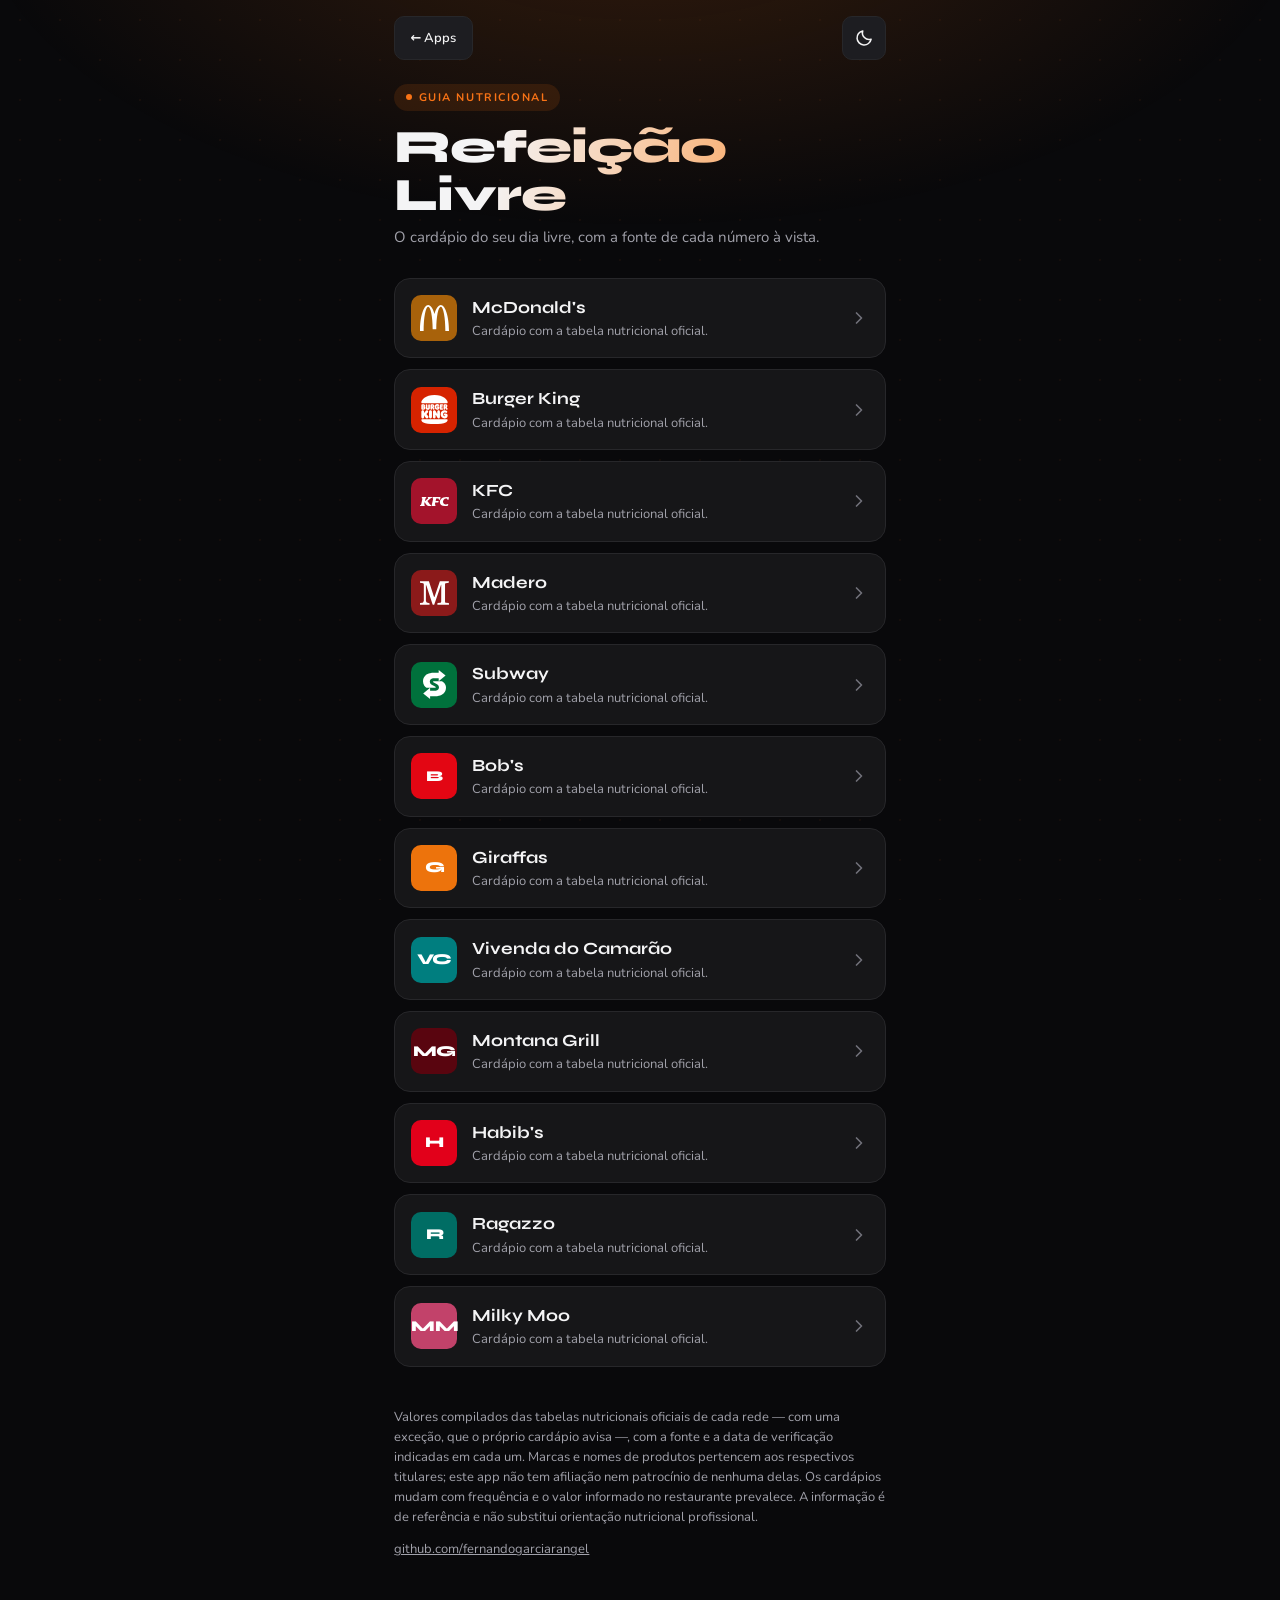
<file: index.html>
<!DOCTYPE html>
<html lang="pt-BR" data-theme="dark">
<head>
<meta charset="UTF-8">
<meta name="viewport" content="width=device-width, initial-scale=1.0">
<meta name="author" content="Fernando Garcia Rangel">
<meta name="description" content="Cardápio das maiores redes de fast food com a tabela nutricional de cada uma, quase sempre a oficial. Monte a refeição e veja o total de calorias.">
<meta name="theme-color" content="#09090b">
<meta property="og:title" content="Refeição Livre">
<meta property="og:description" content="O cardápio do seu dia livre, com a fonte de cada número à vista.">
<meta property="og:type" content="website">
<meta property="og:url" content="https://refeicao-livre.vercel.app/">
<meta name="twitter:card" content="summary">
<title>Refeição Livre</title>
<link rel="icon" href="data:image/svg+xml,<svg xmlns='http://www.w3.org/2000/svg' viewBox='0 0 32 32'><rect width='32' height='32' rx='8' fill='%23f97316'/><path d='M8 9h16M8 9c0 6 3 8 8 8s8-2 8-8M16 17v6M11 23h10' fill='none' stroke='white' stroke-width='2.2' stroke-linecap='round' stroke-linejoin='round'/></svg>">
<!-- Antes do CSS: evita o flash de tema errado ao recarregar. -->
<script>
  (function () {
    try {
      var t = localStorage.getItem('refeicaolivre_theme');
      if (t === 'light' || t === 'dark') {
        document.documentElement.dataset.theme = t;
        var m = document.querySelector('meta[name="theme-color"]');
        if (m) m.content = t === 'light' ? '#fafafa' : '#09090b';
      }
    } catch (e) { /* localStorage indisponível — segue no tema escuro */ }
  })();
</script>
<link rel="preconnect" href="https://fonts.googleapis.com">
<link rel="preconnect" href="https://fonts.gstatic.com" crossorigin>
<link href="https://fonts.googleapis.com/css2?family=Nunito:wght@400;600;700&family=Syne:wght@600;700;800&display=swap" rel="stylesheet">
<link rel="stylesheet" href="tokens.css">
<link rel="stylesheet" href="styles.css">
</head>
<body>
<div class="bg-glow" aria-hidden="true"></div>

<div class="wrap">
  <div class="page-bar">
    <a href="https://apps-hub-beta.vercel.app" class="btn-back" aria-label="Voltar para o portal de apps">← Apps</a>
    <button type="button" class="theme-toggle" id="btnTheme" aria-pressed="false" title="Alternar tema claro ou escuro">
      <svg class="icon-sun" viewBox="0 0 24 24" fill="none" aria-hidden="true">
        <path d="M20.5 13.5A8 8 0 0 1 10.5 3.5a8.5 8.5 0 1 0 10 10Z" stroke="currentColor" stroke-width="1.8" stroke-linejoin="round"/>
      </svg>
      <svg class="icon-moon" viewBox="0 0 24 24" fill="none" aria-hidden="true">
        <circle cx="12" cy="12" r="4.2" stroke="currentColor" stroke-width="1.8"/>
        <path d="M12 3v2.2M12 18.8V21M4.2 12H2M22 12h-2.2M6.3 6.3 4.8 4.8M19.2 19.2l-1.5-1.5M17.7 6.3l1.5-1.5M4.8 19.2l1.5-1.5" stroke="currentColor" stroke-width="1.8" stroke-linecap="round"/>
      </svg>
    </button>
  </div>

  <header class="intro">
    <p class="eyebrow">Guia nutricional</p>
    <h1>Refeição Livre</h1>
    <p class="lede">O cardápio do seu dia livre, com a fonte de cada número à vista.</p>
  </header>

  <!-- Tela 1 — redes -->
  <main id="telaRedes" class="tela">
    <nav class="menu" id="listaRedes" aria-label="Restaurantes disponíveis"></nav>
    <p class="vazio" id="redesVazio" hidden></p>
  </main>

  <!-- Tela 2 — cardápio de uma rede -->
  <main id="telaCardapio" class="tela" hidden>
    <div class="rede-topo">
      <button type="button" class="btn-voltar" id="btnVoltar">← Restaurantes</button>
      <div class="rede-id">
        <span class="rede-badge" id="redeBadge" aria-hidden="true"></span>
        <div>
          <h2 id="redeNome"></h2>
          <p class="rede-meta" id="redeMeta"></p>
        </div>
      </div>
    </div>

    <div class="busca-linha">
      <div class="input-row">
        <svg class="busca-icone" viewBox="0 0 24 24" fill="none" aria-hidden="true">
          <circle cx="11" cy="11" r="6.5" stroke="currentColor" stroke-width="1.8"/>
          <path d="M16 16l4.5 4.5" stroke="currentColor" stroke-width="1.8" stroke-linecap="round"/>
        </svg>
        <input type="search" id="busca" placeholder="Buscar no cardápio" aria-label="Buscar item no cardápio" autocomplete="off">
      </div>
      <button type="button" class="btn-ordem" id="btnOrdem" aria-label="Alternar ordenação">A–Z</button>
    </div>

    <nav class="chips" id="chips" aria-label="Tipos de alimento"></nav>

    <div id="cardapio"></div>
    <p class="vazio" id="cardapioVazio" hidden>Nenhum item encontrado.</p>

    <footer class="fonte" id="fonte"></footer>
  </main>

  <p class="aviso-file" id="avisoFile" hidden>
    Este app lê os cardápios de arquivos JSON e por isso precisa de um servidor —
    abrir o <code>index.html</code> direto do disco não funciona.
    Rode <code>npx serve . -l 8082</code> na pasta do projeto e acesse
    <code>http://localhost:8082</code>.
  </p>

  <footer class="rodape">
    <p>
      Valores compilados das tabelas nutricionais oficiais de cada rede — com uma exceção, que o
      próprio cardápio avisa —, com a fonte e a data de verificação indicadas em cada um. Marcas e nomes de produtos pertencem aos
      respectivos titulares; este app não tem afiliação nem patrocínio de nenhuma delas.
      Os cardápios mudam com frequência e o valor informado no restaurante prevalece.
      A informação é de referência e não substitui orientação nutricional profissional.
    </p>
    <p class="rodape-autor"><a href="https://github.com/fernandogarciarangel" target="_blank" rel="noopener noreferrer">github.com/fernandogarciarangel</a></p>
  </footer>
</div>

<!-- Barra da refeição montada -->
<div class="prato-barra" id="pratoBarra" hidden>
  <button type="button" class="prato-resumo" id="btnPrato" aria-expanded="false" aria-controls="pratoPainel">
    <span class="prato-contagem" id="pratoContagem">0 itens</span>
    <span class="prato-kcal" id="pratoKcal">0 kcal</span>
    <svg viewBox="0 0 24 24" fill="none" aria-hidden="true"><path d="M6 15l6-6 6 6" stroke="currentColor" stroke-width="2" stroke-linecap="round" stroke-linejoin="round"/></svg>
  </button>
</div>

<div class="prato-scrim" id="pratoScrim" hidden></div>
<section class="prato-painel" id="pratoPainel" role="dialog" aria-modal="true" aria-labelledby="pratoTitulo" hidden>
  <div class="prato-cabecalho">
    <h2 id="pratoTitulo">Sua refeição livre</h2>
    <button type="button" class="btn-fechar" id="btnFecharPrato" aria-label="Fechar">×</button>
  </div>
  <ul class="prato-lista" id="pratoLista"></ul>
  <div class="prato-totais" id="pratoTotais"></div>
  <div class="gasto">
    <label for="gastoDiario">Seu gasto diário</label>
    <div class="gasto-linha">
      <div class="input-row">
        <input type="number" id="gastoDiario" inputmode="numeric" min="500" max="8000" step="10" placeholder="2000">
        <span class="unit">kcal</span>
      </div>
      <a class="btn-link" href="https://calculadora-tmb-five.vercel.app/" target="_blank" rel="noopener noreferrer">calcular na TMB</a>
    </div>
    <p class="gasto-resultado" id="gastoResultado"></p>
  </div>
  <button type="button" class="btn-secondary btn-limpar" id="btnLimpar">Limpar refeição</button>
</section>

<script src="app.js"></script>
<script>
  // Em dev, o btn-back aponta para o hub local em vez de producao.
  (function () {
    var h = location.hostname;
    if (h !== 'localhost' && h !== '127.0.0.1') return;
    var el = document.querySelectorAll('.btn-back');
    for (var i = 0; i < el.length; i++) el[i].href = 'http://localhost:8080/';
  })();
</script>
</body>
</html>
</file>
<file: tokens.css>
/* Sistema de design "Preto & Laranja" — tokens compartilhados.
   Fonte da verdade: DESIGN-SYSTEM.md, no repo Apps-Hub.
   Os três apps (Apps-Hub, Calculadora TMB, WeightChartS) carregam uma cópia
   idêntica deste arquivo. Ao mudar um valor, mude nos três. */

:root {
  /* superfícies */
  --bg: #09090b;
  --surface: #161618;
  --surface-2: #1d1d21;
  --border: #27272a;
  --border-hover: rgba(249, 115, 22, 0.45);

  /* texto */
  --text: #f4f4f5;
  --text-dim: #a1a1aa;
  --text-faint: #71717a;

  /* acento — --accent é preenchimento, --accent-text é texto (ver §2 da spec) */
  --accent: #f97316;
  --accent-soft: #fb923c;
  --accent-dim: #c2410c;
  --accent-text: #f97316;
  --on-accent: #09090b;
  --accent-tint: rgba(249, 115, 22, 0.12);
  --accent-glow: rgba(249, 115, 22, 0.18);

  /* forma */
  --radius: 1rem;
  --radius-sm: 0.625rem;
  --radius-xs: 0.5rem;

  /* tipografia */
  --font-display: 'Syne', system-ui, sans-serif;
  --font-body: 'Nunito', system-ui, sans-serif;
  --step--1: 0.8125rem;
  --step-0: 0.9375rem;
  --step-1: 1.0625rem;
  --step-2: 1.375rem;
  --step-3: 1.875rem;
  /* mínimo 1.95rem: 2.25rem não cabia numa coluna de 33rem a 375px de viewport */
  --step-4: clamp(1.95rem, 7vw, 2.9rem);
}

:root[data-theme="light"] {
  --bg: #fafafa;
  --surface: rgba(255, 255, 255, 0.75);
  --surface-2: #f4f4f5;
  --border: #e4e4e7;

  --text: #18181b;
  --text-dim: #52525b;
  --text-faint: #71717a;

  /* #f97316 sobre #fafafa dá 2,7:1 e reprova AA — orange-700 dá 5,0:1 */
  --accent-text: #c2410c;
  --accent-tint: rgba(249, 115, 22, 0.06);
  --accent-glow: rgba(249, 115, 22, 0.10);
}
</file>
<file: styles.css>
/* Refeição Livre — camada de componentes.
   Os tokens vêm de tokens.css (sistema "Preto & Laranja", spec em Apps-Hub).
   Nenhum hex de cor solto aqui fora dos tokens locais abaixo. */

:root {
  --card-bg: var(--surface);
  --h1-gradient: linear-gradient(100deg, var(--text) 20%, var(--accent-soft) 92%);
  --dot-grid: rgba(249, 115, 22, 0.05);
  --barra-bg: rgba(22, 22, 24, 0.92);
  --scrim: rgba(9, 9, 11, 0.6);
  --alerta: #fbbf24;
}

:root[data-theme="light"] {
  --card-bg: #ffffff;
  --dot-grid: rgba(249, 115, 22, 0.04);
  --barra-bg: rgba(255, 255, 255, 0.94);
  --scrim: rgba(9, 9, 11, 0.35);
  --alerta: #b45309;
}

* { box-sizing: border-box; }

body {
  margin: 0;
  background: var(--bg);
  color: var(--text);
  font-family: var(--font-body);
  font-size: var(--step-0);
  line-height: 1.55;
  -webkit-font-smoothing: antialiased;
  transition: background-color 0.2s, color 0.2s;
}

.bg-glow {
  position: fixed;
  inset: 0;
  pointer-events: none;
  z-index: 0;
  background:
    radial-gradient(60rem 30rem at 50% -12%, var(--accent-glow), transparent 70%),
    radial-gradient(1px 1px at 20px 20px, var(--dot-grid) 1px, transparent 0) 0 0 / 40px 40px;
}

.wrap {
  position: relative;
  z-index: 1;
  max-width: 33rem;
  margin: 0 auto;
  padding: 1rem 1.15rem 8rem;
}

/* ---------- barra superior ---------- */

.page-bar {
  display: flex;
  align-items: center;
  justify-content: space-between;
  gap: 0.75rem;
  margin-bottom: 1.5rem;
}

.btn-back,
.theme-toggle,
.btn-voltar {
  display: inline-flex;
  align-items: center;
  justify-content: center;
  min-height: 44px;
  border-radius: var(--radius-sm);
  background: var(--surface-2);
  border: 1px solid var(--border);
  color: var(--text);
  font-family: var(--font-body);
  font-size: var(--step--1);
  font-weight: 600;
  text-decoration: none;
  cursor: pointer;
  transition: border-color 0.15s, background-color 0.15s, color 0.15s;
}

.btn-back,
.btn-voltar { padding: 0 0.95rem; }
.theme-toggle { width: 44px; padding: 0; }

.btn-back:hover,
.theme-toggle:hover,
.btn-voltar:hover {
  border-color: var(--border-hover);
  color: var(--accent-text);
}

.theme-toggle svg { width: 20px; height: 20px; }
.theme-toggle .icon-moon { display: none; }
:root[data-theme="light"] .theme-toggle .icon-sun { display: none; }
:root[data-theme="light"] .theme-toggle .icon-moon { display: block; }

/* ---------- cabeçalho ---------- */

.intro { margin-bottom: 1.75rem; }

.eyebrow {
  display: inline-flex;
  align-items: center;
  gap: 0.45rem;
  margin: 0 0 0.75rem;
  padding: 0.3rem 0.7rem;
  border-radius: 999px;
  background: var(--accent-tint);
  color: var(--accent-text);
  font-size: 11px;
  font-weight: 700;
  letter-spacing: 0.14em;
  text-transform: uppercase;
}

.eyebrow::before {
  content: "";
  width: 6px;
  height: 6px;
  border-radius: 50%;
  background: var(--accent);
}

.intro h1 {
  margin: 0 0 0.4rem;
  font-family: var(--font-display);
  font-size: var(--step-4);
  font-weight: 800;
  line-height: 1.05;
  letter-spacing: -0.02em;
  /* Pitfall herdado do hub: com background-clip:text, o que transbordar fica
     invisível. "Refeição Livre" precisa de ~8,5x o font-size — se mexer no
     título ou em --step-4, meça de novo. */
  background: var(--h1-gradient);
  -webkit-background-clip: text;
  background-clip: text;
  color: transparent;
}

.lede { margin: 0; color: var(--text-dim); }

/* ---------- tela 1: redes ---------- */

.menu { display: grid; gap: 0.7rem; }

.entry {
  display: flex;
  align-items: center;
  gap: 0.9rem;
  padding: 1rem;
  border-radius: var(--radius);
  background: var(--card-bg);
  border: 1px solid var(--border);
  color: inherit;
  text-align: left;
  font: inherit;
  /* o card é um <a>: sem isto o nome da rede e a descrição saem sublinhados */
  text-decoration: none;
  cursor: pointer;
  transition: border-color 0.15s, transform 0.15s;
}

.entry:hover { border-color: var(--border-hover); transform: translateY(-1px); }

.rede-badge {
  flex: 0 0 auto;
  display: grid;
  place-items: center;
  width: 46px;
  height: 46px;
  border-radius: var(--radius-sm);
  font-family: var(--font-display);
  font-size: var(--step-0);
  font-weight: 800;
  letter-spacing: -0.02em;
  color: #ffffff;
  /* a cor vem do dado (data/index.json), não do CSS */
}

/* A logo também vem do dado. As artes são monocromáticas em branco, para
   assentar sobre a cor da marca do mesmo jeito que a inicial assentava. */
.rede-logo {
  display: block;
  width: 64%;
  height: 64%;
  object-fit: contain;
}

.entry-body { flex: 1 1 auto; min-width: 0; }
.entry-title { display: block; font-family: var(--font-display); font-weight: 700; font-size: var(--step-1); }
.entry-desc { display: block; color: var(--text-dim); font-size: var(--step--1); }
.entry-arrow { flex: 0 0 auto; color: var(--text-faint); }
.entry-arrow svg { width: 20px; height: 20px; display: block; }
.entry:hover .entry-arrow { color: var(--accent-text); }

/* ---------- tela 2: cardápio ---------- */

.rede-topo { margin-bottom: 1.1rem; }
.btn-voltar { margin-bottom: 1rem; }

.rede-id { display: flex; align-items: center; gap: 0.8rem; }
.rede-id h2 { margin: 0; font-family: var(--font-display); font-size: var(--step-2); font-weight: 700; }
.rede-meta { margin: 0; color: var(--text-dim); font-size: var(--step--1); }

.busca-linha { display: flex; gap: 0.55rem; margin-bottom: 0.85rem; }

.input-row {
  display: flex;
  align-items: center;
  gap: 0.5rem;
  flex: 1 1 auto;
  min-height: 46px;
  padding: 0 0.75rem;
  border-radius: var(--radius-sm);
  background: var(--surface-2);
  border: 1px solid var(--border);
  transition: border-color 0.15s, box-shadow 0.15s;
}

.input-row:focus-within {
  border-color: var(--accent);
  box-shadow: 0 0 0 3px var(--accent-glow);
}

.input-row input {
  flex: 1 1 auto;
  min-width: 0;
  background: none;
  border: 0;
  outline: none;
  color: var(--text);
  font-family: var(--font-body);
  font-size: var(--step-0);
}

.input-row input::placeholder { color: var(--text-faint); }
.busca-icone { width: 18px; height: 18px; color: var(--text-faint); flex: 0 0 auto; }

.unit {
  padding-left: 0.6rem;
  border-left: 1px solid var(--border);
  color: var(--text-dim);
  font-size: 13px;
  font-weight: 700;
}

.btn-ordem {
  flex: 0 0 auto;
  min-width: 62px;
  min-height: 46px;
  padding: 0 0.7rem;
  border-radius: var(--radius-sm);
  background: var(--surface-2);
  border: 1px solid var(--border);
  color: var(--text);
  font-family: var(--font-body);
  font-size: var(--step--1);
  font-weight: 700;
  cursor: pointer;
}

.btn-ordem:hover { border-color: var(--border-hover); color: var(--accent-text); }

.chips {
  display: flex;
  gap: 0.4rem;
  overflow-x: auto;
  padding-bottom: 0.5rem;
  margin-bottom: 1rem;
  scrollbar-width: none;
}

.chips::-webkit-scrollbar { display: none; }

.chip {
  flex: 0 0 auto;
  min-height: 38px;
  padding: 0 0.85rem;
  border-radius: 999px;
  background: var(--surface-2);
  border: 1px solid var(--border);
  color: var(--text-dim);
  font-family: var(--font-body);
  font-size: var(--step--1);
  font-weight: 600;
  cursor: pointer;
  white-space: nowrap;
}

.chip:hover { border-color: var(--border-hover); color: var(--accent-text); }

.chip[aria-pressed="true"] {
  background: var(--accent);
  border-color: var(--accent);
  color: var(--on-accent);   /* texto sobre laranja é quase-preto, nunca branco */
  font-weight: 700;
}

/* ---------- lista de itens ---------- */

.grupo { margin-bottom: 1.5rem; }

.grupo-titulo {
  margin: 0 0 0.55rem;
  font-family: var(--font-display);
  font-size: var(--step--1);
  font-weight: 700;
  letter-spacing: 0.1em;
  text-transform: uppercase;
  color: var(--text-dim);
}

.lista {
  list-style: none;
  margin: 0;
  padding: 0;
  border-radius: var(--radius-sm);
  border: 1px solid var(--border);
  background: var(--card-bg);
  overflow: hidden;
}

.lista > li + li { border-top: 1px solid var(--border); }

.item-topo {
  display: flex;
  align-items: center;
  gap: 0.7rem;
  width: 100%;
  padding: 0.8rem 0.9rem;
  background: none;
  border: 0;
  color: inherit;
  font: inherit;
  text-align: left;
  cursor: pointer;
}

.item-topo:hover { background: var(--accent-tint); }

.item-info { flex: 1 1 auto; min-width: 0; }
.item-nome { display: block; font-weight: 600; }
.item-porcao { display: block; color: var(--text-dim); font-size: var(--step--1); }

.item-kcal {
  flex: 0 0 auto;
  font-family: var(--font-display);
  font-weight: 800;
  font-size: var(--step-1);
  color: var(--accent-text);   /* laranja como texto: --accent-text, nunca --accent */
}

.item-kcal small { font-size: 11px; font-weight: 700; color: var(--text-dim); margin-left: 2px; }

.btn-add {
  flex: 0 0 auto;
  display: grid;
  place-items: center;
  width: 34px;
  height: 34px;
  border-radius: 50%;
  background: var(--surface-2);
  border: 1px solid var(--border);
  color: var(--text);
  font-size: 18px;
  font-weight: 700;
  line-height: 1;
  cursor: pointer;
  transition: background-color 0.15s, color 0.15s, border-color 0.15s;
}

.btn-add:hover { border-color: var(--accent); color: var(--accent-text); }

.btn-add[data-no-prato="1"] {
  background: var(--accent);
  border-color: var(--accent);
  color: var(--on-accent);
}

.item-detalhe { padding: 0 0.9rem 0.9rem; }

.macros {
  display: grid;
  grid-template-columns: repeat(auto-fit, minmax(4.6rem, 1fr));
  gap: 0.5rem;
  margin: 0;
}

.macro {
  padding: 0.5rem 0.6rem;
  border-radius: var(--radius-xs);
  background: var(--surface-2);
}

.macro dt { color: var(--text-dim); font-size: 11px; font-weight: 700; text-transform: uppercase; letter-spacing: 0.06em; }
.macro dd { margin: 0; font-family: var(--font-display); font-weight: 700; }

.item-alerta {
  display: flex;
  gap: 0.45rem;
  margin: 0.6rem 0 0;
  color: var(--alerta);
  font-size: var(--step--1);
}

/* ---------- fonte e rodapé ---------- */

.fonte {
  margin-top: 1.75rem;
  padding: 0.9rem 1rem;
  border-radius: var(--radius-sm);
  background: var(--surface-2);
  border: 1px solid var(--border);
  color: var(--text-dim);
  font-size: var(--step--1);
}

.fonte a, .btn-link { color: var(--accent-text); font-weight: 600; }
.fonte a:hover, .btn-link:hover { color: var(--accent-soft); }
:root[data-theme="light"] .fonte a:hover,
:root[data-theme="light"] .btn-link:hover { color: var(--accent-dim); }

.rodape { margin-top: 2.5rem; color: var(--text-dim); font-size: var(--step--1); }
.rodape p { margin: 0 0 0.75rem; }
.rodape-autor a { color: var(--text-dim); }
.rodape-autor a:hover { color: var(--accent-text); }

.vazio { color: var(--text-dim); text-align: center; padding: 2rem 0; }

.aviso-file {
  margin: 1rem 0;
  padding: 1rem;
  border-radius: var(--radius-sm);
  background: var(--accent-tint);
  border: 1px solid var(--border-hover);
  font-size: var(--step--1);
}

.aviso-file code {
  padding: 0.1rem 0.35rem;
  border-radius: 4px;
  background: var(--surface-2);
  font-size: 0.9em;
}

/* ---------- barra e painel da refeição ---------- */

.prato-barra {
  position: fixed;
  left: 0;
  right: 0;
  bottom: 0;
  z-index: 30;
  padding: 0.7rem 1.15rem calc(0.7rem + env(safe-area-inset-bottom));
  background: var(--barra-bg);
  border-top: 1px solid var(--border);
  backdrop-filter: blur(10px);
}

.prato-resumo {
  display: flex;
  align-items: center;
  gap: 0.6rem;
  width: 100%;
  max-width: 33rem;
  margin: 0 auto;
  min-height: 48px;
  padding: 0 1rem;
  border-radius: var(--radius-sm);
  background: var(--accent);
  border: 0;
  color: var(--on-accent);
  font-family: var(--font-body);
  font-weight: 700;
  cursor: pointer;
}

.prato-contagem { flex: 1 1 auto; text-align: left; }
.prato-kcal { font-family: var(--font-display); font-size: var(--step-1); font-weight: 800; }
.prato-resumo svg { width: 20px; height: 20px; flex: 0 0 auto; }
.prato-resumo[aria-expanded="true"] svg { transform: rotate(180deg); }

.prato-scrim { position: fixed; inset: 0; z-index: 40; background: var(--scrim); }

.prato-painel {
  position: fixed;
  left: 0;
  right: 0;
  bottom: 0;
  z-index: 41;
  max-height: 85vh;
  overflow-y: auto;
  max-width: 33rem;
  margin: 0 auto;
  padding: 1.15rem 1.15rem calc(1.5rem + env(safe-area-inset-bottom));
  border-radius: var(--radius) var(--radius) 0 0;
  background: var(--surface);
  border: 1px solid var(--border);
  border-bottom: 0;
}

.prato-cabecalho { display: flex; align-items: center; justify-content: space-between; margin-bottom: 0.9rem; }
.prato-cabecalho h2 { margin: 0; font-family: var(--font-display); font-size: var(--step-2); font-weight: 700; }

.btn-fechar {
  width: 44px;
  height: 44px;
  border-radius: var(--radius-sm);
  background: var(--surface-2);
  border: 1px solid var(--border);
  color: var(--text);
  font-size: 22px;
  line-height: 1;
  cursor: pointer;
}

.btn-fechar:hover { border-color: var(--border-hover); color: var(--accent-text); }

.prato-lista { list-style: none; margin: 0 0 1rem; padding: 0; }

.prato-lista li {
  display: flex;
  align-items: center;
  gap: 0.6rem;
  padding: 0.6rem 0;
  border-top: 1px solid var(--border);
}

.prato-lista li:first-child { border-top: 0; }
.prato-lista .pl-nome { flex: 1 1 auto; min-width: 0; }
.prato-lista .pl-rede { display: block; color: var(--text-dim); font-size: 11px; }
.prato-lista .pl-kcal { font-family: var(--font-display); font-weight: 700; }

/* Quantidade em gramas — só aparece em rede que publica por 100 g */
.pl-qtd {
  display: inline-flex;
  align-items: center;
  gap: 0.25rem;
  margin-top: 0.3rem;
  color: var(--text-dim);
  font-size: 11px;
  font-weight: 700;
}

.pl-qtd input {
  width: 4.2rem;
  min-height: 34px;
  padding: 0 0.45rem;
  border-radius: var(--radius-xs);
  background: var(--surface-2);
  border: 1px solid var(--border);
  color: var(--text);
  font-family: var(--font-body);
  font-size: var(--step--1);
  font-weight: 600;
}

.pl-qtd input:focus-visible { border-color: var(--accent); }

.detalhe-base {
  margin: 0 0 0.6rem;
  color: var(--text-dim);
  font-size: 11px;
  font-weight: 700;
  letter-spacing: 0.06em;
  text-transform: uppercase;
}

.btn-remover {
  width: 32px;
  height: 32px;
  flex: 0 0 auto;
  border-radius: 50%;
  background: var(--surface-2);
  border: 1px solid var(--border);
  color: var(--text-dim);
  font-size: 16px;
  line-height: 1;
  cursor: pointer;
}

.btn-remover:hover { border-color: var(--border-hover); color: var(--accent-text); }

.prato-totais {
  display: grid;
  grid-template-columns: repeat(auto-fit, minmax(4.6rem, 1fr));
  gap: 0.5rem;
  margin-bottom: 1.1rem;
}

.prato-parcial { grid-column: 1 / -1; margin: 0; color: var(--text-dim); font-size: var(--step--1); }

.gasto { margin-bottom: 1rem; }
.gasto label { display: block; margin-bottom: 0.4rem; color: var(--text-dim); font-size: 13px; font-weight: 600; }
.gasto-linha { display: flex; align-items: center; gap: 0.7rem; }
.gasto-linha .input-row { max-width: 11rem; }
.btn-link { background: none; border: 0; padding: 0; font-size: var(--step--1); cursor: pointer; text-decoration: none; }

.gasto-resultado { margin: 0.7rem 0 0; font-size: var(--step-1); }
.gasto-resultado strong { font-family: var(--font-display); font-weight: 800; color: var(--accent-text); }

.btn-secondary {
  display: block;
  width: 100%;
  min-height: 44px;
  border-radius: var(--radius-sm);
  background: var(--surface-2);
  border: 1px solid var(--border);
  color: var(--text);
  font-family: var(--font-body);
  font-size: var(--step-0);
  font-weight: 600;
  cursor: pointer;
}

.btn-secondary:hover { border-color: var(--border-hover); color: var(--accent-text); }

/* ---------- foco e movimento ---------- */

:focus-visible {
  outline: 2px solid var(--accent);
  outline-offset: 3px;
}

@media (max-width: 360px) {
  .intro h1 { font-size: 1.75rem; }
}

@media (prefers-reduced-motion: reduce) {
  * { animation: none !important; transition: none !important; }
  .entry:hover { transform: none; }
}
</file>
